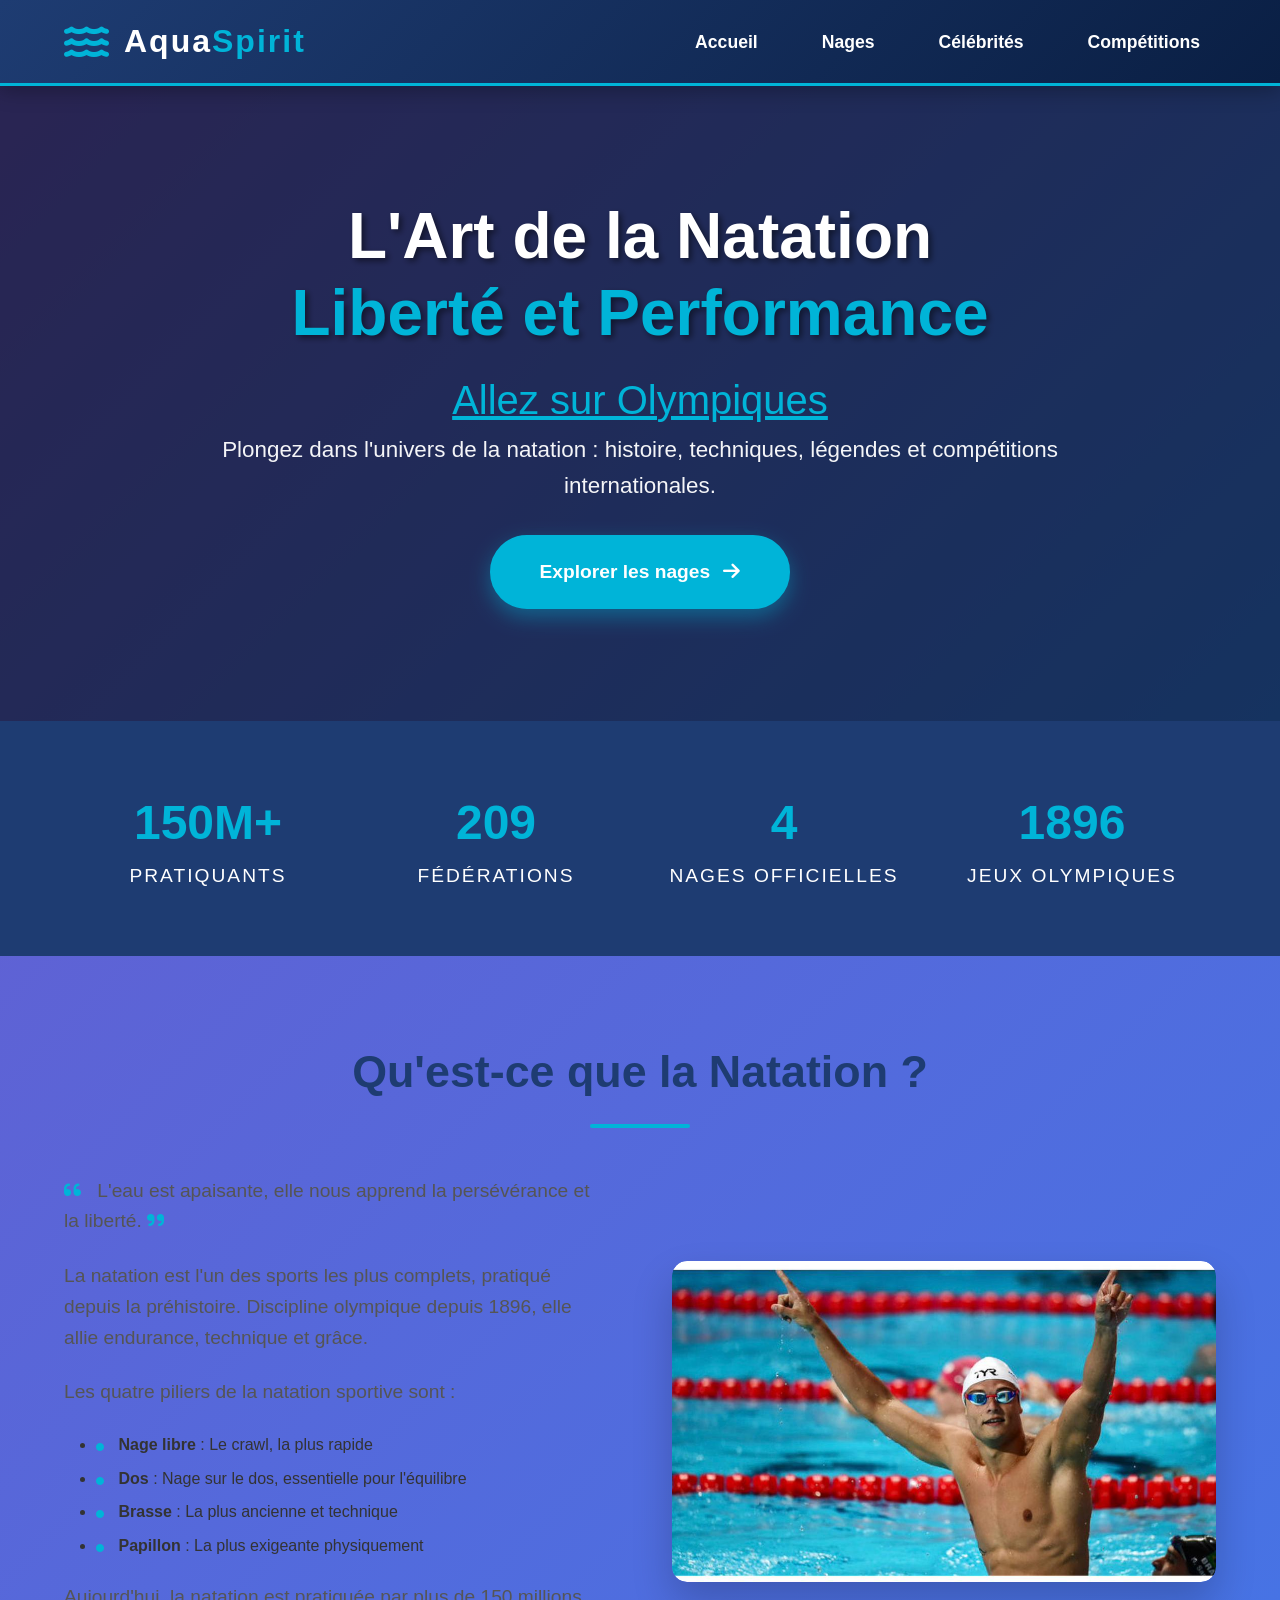
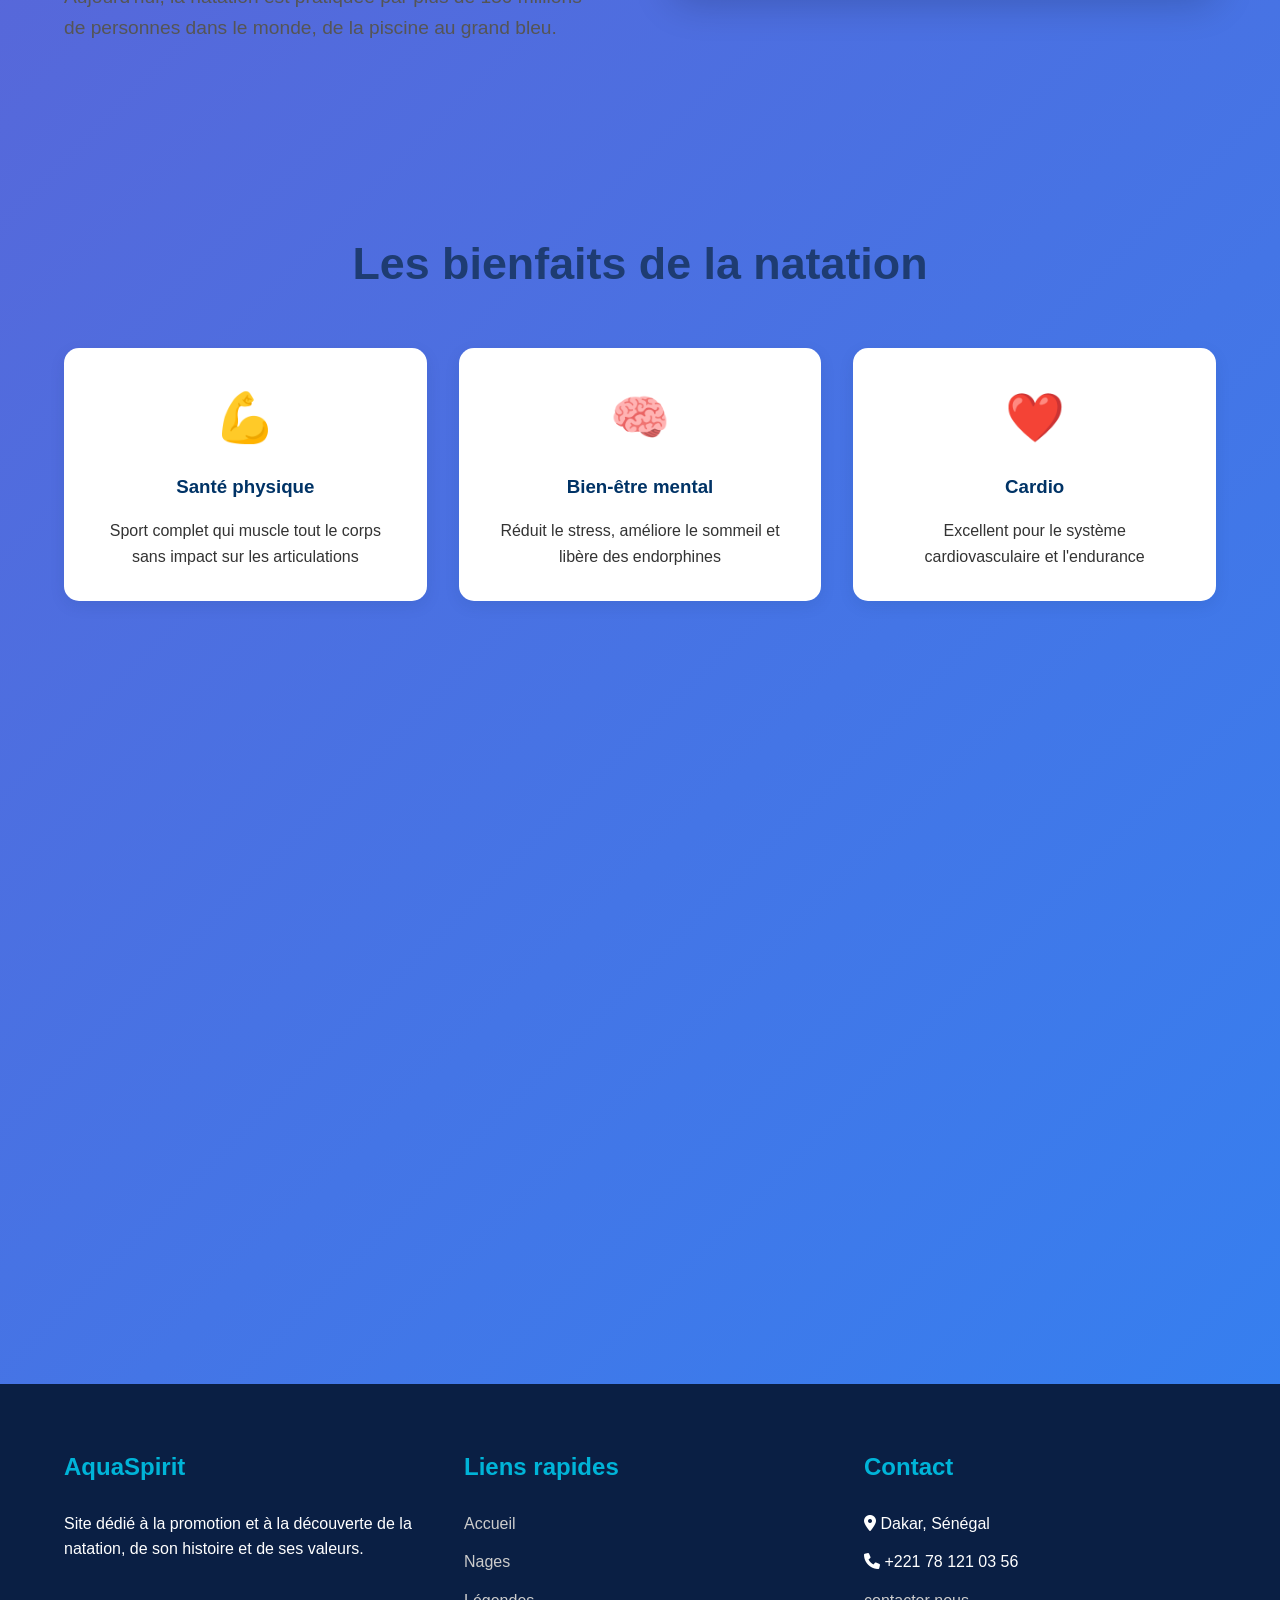
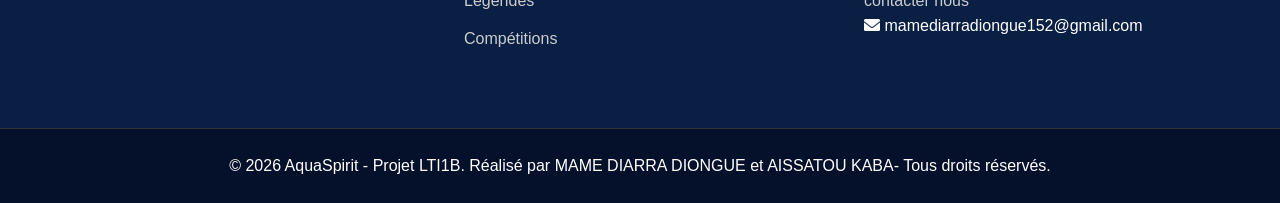
<file: index.html>
<!DOCTYPE html>
<html lang="en">

<head>
    <meta charset="UTF-8">
    <meta name="viewport" content="width=device-width, initial-scale=1.0">
    <link rel="stylesheet" href="https://cdnjs.cloudflare.com/ajax/libs/font-awesome/6.0.0/css/all.min.css">

    <link rel="stylesheet" href="index.css">
    <title>AquaSpirit</title>
</head>

<body>
    <div class="animated-bg"></div>

    <header>
        <div class="logo">
            <i class="fas fa-water"></i>
            <h1>Aqua<span>Spirit</span></h1>
        </div>
        <nav>
            <ul>
                <a href="index.html">Accueil</a>
                <a href="natation.html">Nages</a>
                <a href="celebrite.html">Célébrités</a>
                <a href="competion.html">Compétitions</a>
        </nav>
        </nav>

        </ul>
        </nav>
    </header>


    <section class="hero" id="accueil">


        <div class="hero-content">
            <h2>L'Art de la Natation<br><span style="color: #00b4d8;">Liberté et Performance</span></h2>
            <a href="https://www.olympics.com/fr/sports/natation/" class="grand">Allez sur Olympiques</a>
            <p>Plongez dans l'univers de la natation : histoire, techniques, légendes et compétitions internationales.
            </p>

            <a href="natation.html" class="btn">Explorer les nages <i class="fas fa-arrow-right"></i></a>
        </div>

    </section>

    <section class="stats">
        <div class="stat-item">
            <div class="stat-number">150M+</div>
            <div class="stat-label">Pratiquants</div>
        </div>
        <div class="stat-item">
            <div class="stat-number">209</div>
            <div class="stat-label">Fédérations</div>
        </div>
        <div class="stat-item">
            <div class="stat-number">4</div>
            <div class="stat-label">Nages officielles</div>
        </div>
        <div class="stat-item">
            <div class="stat-number">1896</div>
            <div class="stat-label">Jeux Olympiques</div>
        </div>
    </section>
    <section id="">
        <h2 class="section-title">Qu'est-ce que la Natation ?</h2>
        <div class="about-content">
            <div class="about-text">
                <p><i class="fas fa-quote-left"></i> L'eau est apaisante, elle nous apprend la persévérance et la
                    liberté. <i class="fas fa-quote-right"></i></p>
                <p>La natation est l'un des sports les plus complets, pratiqué depuis la préhistoire. Discipline
                    olympique depuis 1896, elle allie endurance, technique et grâce.</p>
                <p>Les quatre piliers de la natation sportive sont :</p>
                <ul>
                    <li><i class="fas fa-circle" style="color: #00b4d8; font-size: 0.5rem;"></i> <strong>Nage
                            libre</strong> : Le crawl, la plus rapide</li>
                    <li><i class="fas fa-circle" style="color: #00b4d8; font-size: 0.5rem;"></i> <strong>Dos</strong> :
                        Nage sur le dos, essentielle pour l'équilibre</li>
                    <li><i class="fas fa-circle" style="color: #00b4d8; font-size: 0.5rem;"></i> <strong>Brasse</strong>
                        : La plus ancienne et technique</li>
                    <li><i class="fas fa-circle" style="color: #00b4d8; font-size: 0.5rem;"></i>
                        <strong>Papillon</strong> : La plus exigeante physiquement</li>
                </ul>
                <p>Aujourd'hui, la natation est pratiquée par plus de 150 millions de personnes dans le monde, de la
                    piscine au grand bleu.</p>
            </div>
            <div class="about-image">
                <div class="about-image">
                    <img src="IMAGE1.jpeg" alt="">
                </div>
    </section>
    <section class="benefits">
        <h1 class="centre">Les bienfaits de la natation</h1>
        <div class="benefits-grid">
            <div class="benefit-card">
                <div class="benefit-icon">💪</div>
                <h3>Santé physique</h3>
                <p>Sport complet qui muscle tout le corps sans impact sur les articulations</p>
            </div>
            <div class="benefit-card">
                <div class="benefit-icon">🧠</div>
                <h3>Bien-être mental</h3>
                <p>Réduit le stress, améliore le sommeil et libère des endorphines</p>
            </div>
            <div class="benefit-card">
                <div class="benefit-icon">❤️</div>
                <h3>Cardio</h3>
                <p>Excellent pour le système cardiovasculaire et l'endurance</p>
            </div>
        </div>
    </section>
    <div class="video">
        <iframe width="1000" height="505" src="https://www.youtube.com/embed/3nox96KbhV0?autoplay=1&mute=1&si=8HPEd1dDs8rsOekP" title="YouTube video player" frameborder="0" allow="accelerometer; autoplay; clipboard-write; encrypted-media; gyroscope; picture-in-picture; web-share" referrerpolicy="strict-origin-when-cross-origin" allowfullscreen></iframe>
    </div>
    <footer>
        <div class="footer-content">
            <div class="footer-section">
                <h3>AquaSpirit</h3>
                <p>Site dédié à la promotion et à la découverte de la natation, de son histoire et de ses valeurs.</p>
            </div>
            <div class="footer-section">
                <h3>Liens rapides</h3>
                <ul>
                    <li><a href="#accueil">Accueil</a></li>
                    <li><a href="natation.html">Nages</a></li>
                    <li><a href="celebrite.html">Légendes</a></li>
                    <li><a href="competion.html">Compétitions</a></li>
                    
                </ul>
            </div>
            <div class="footer-section">
                <h3>Contact</h3>
                <ul>
                    <li><i class="fas fa-map-marker-alt"></i> Dakar, Sénégal</li>
                    <li type="stat-number"><i class="fas fa-phone" ></i> +221 78 121 03 56</li>
                    <a href="https:\\wa.me\221781210356" target="_blank">contacter nous</a>
                    <li><i class="fas fa-envelope"></i> mamediarradiongue152@gmail.com</li>
                </ul>
            </div>
        </div>
        <div class="footer-bottom">
            <p>&copy; 2026 AquaSpirit - Projet LTI1B. Réalisé par MAME DIARRA DIONGUE et AISSATOU KABA- Tous droits réservés.</p>
        </div>
    </footer>
</body>


</html>
</file>
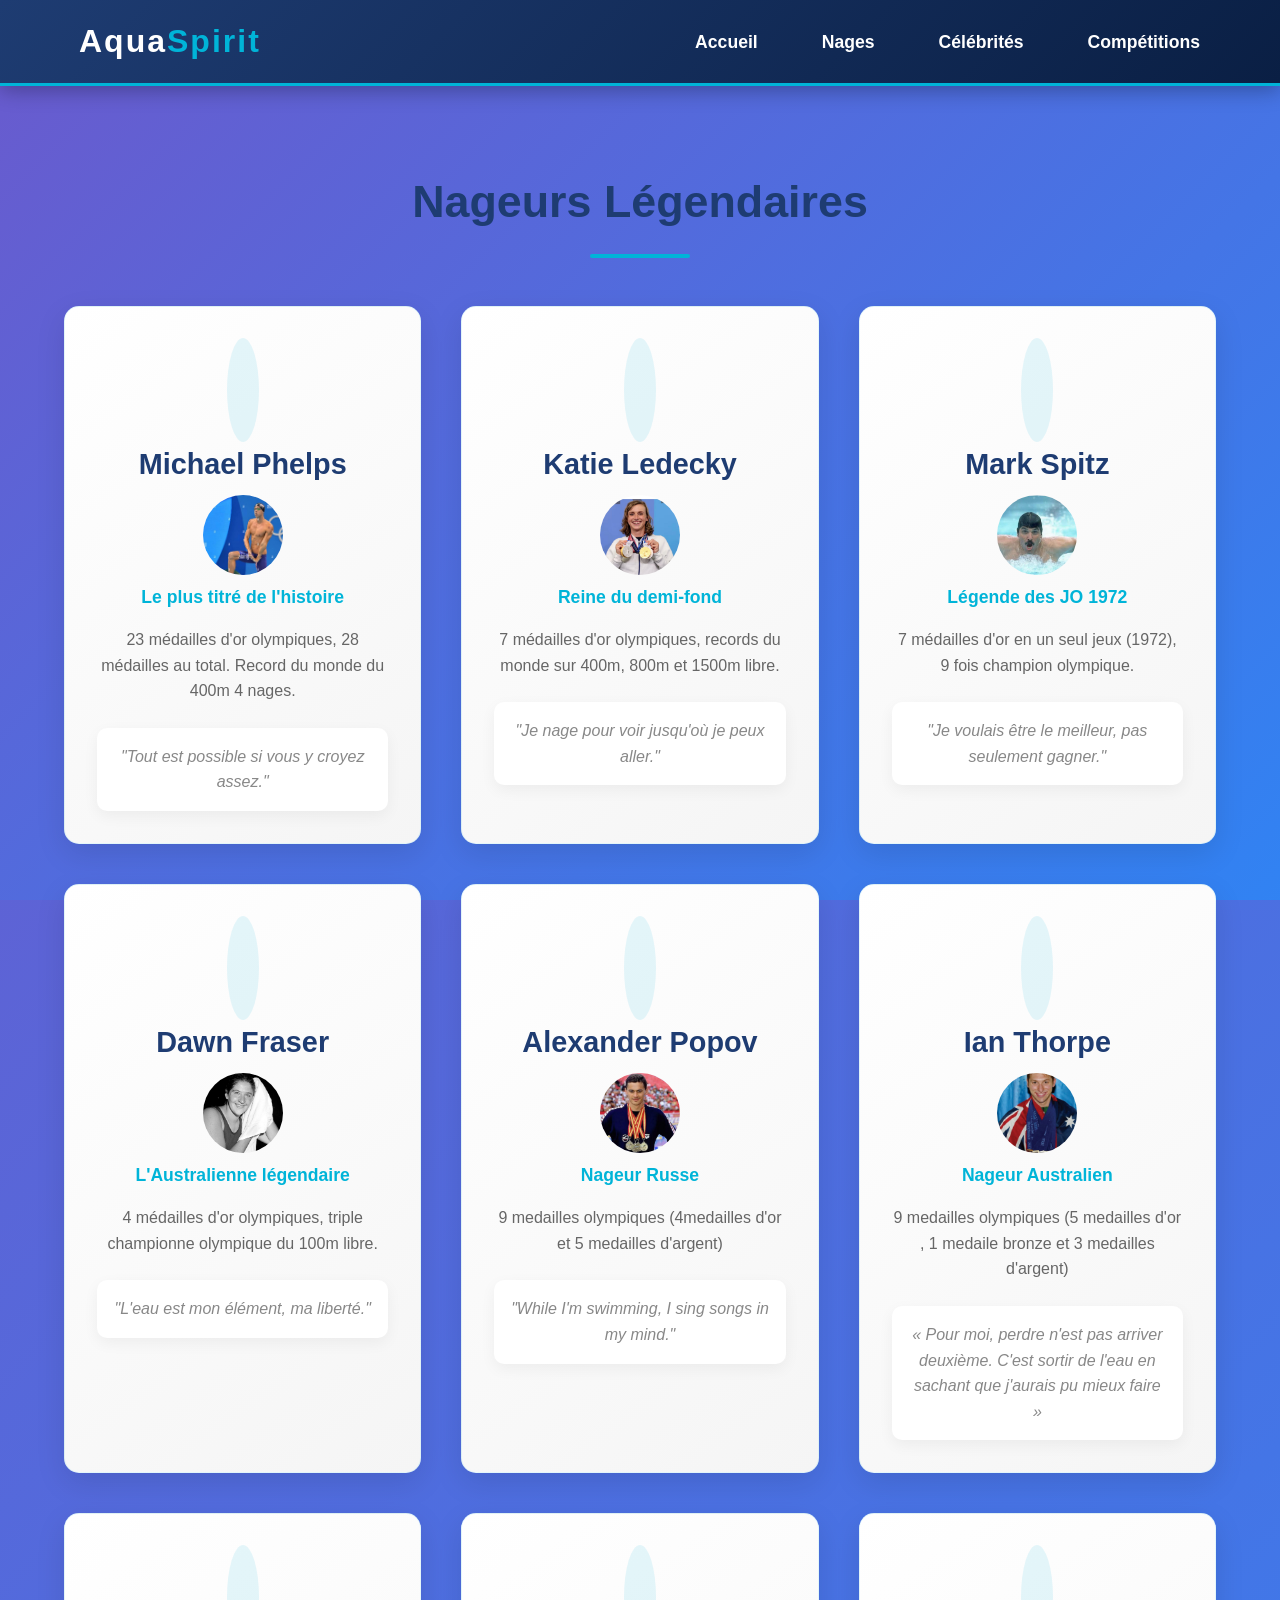
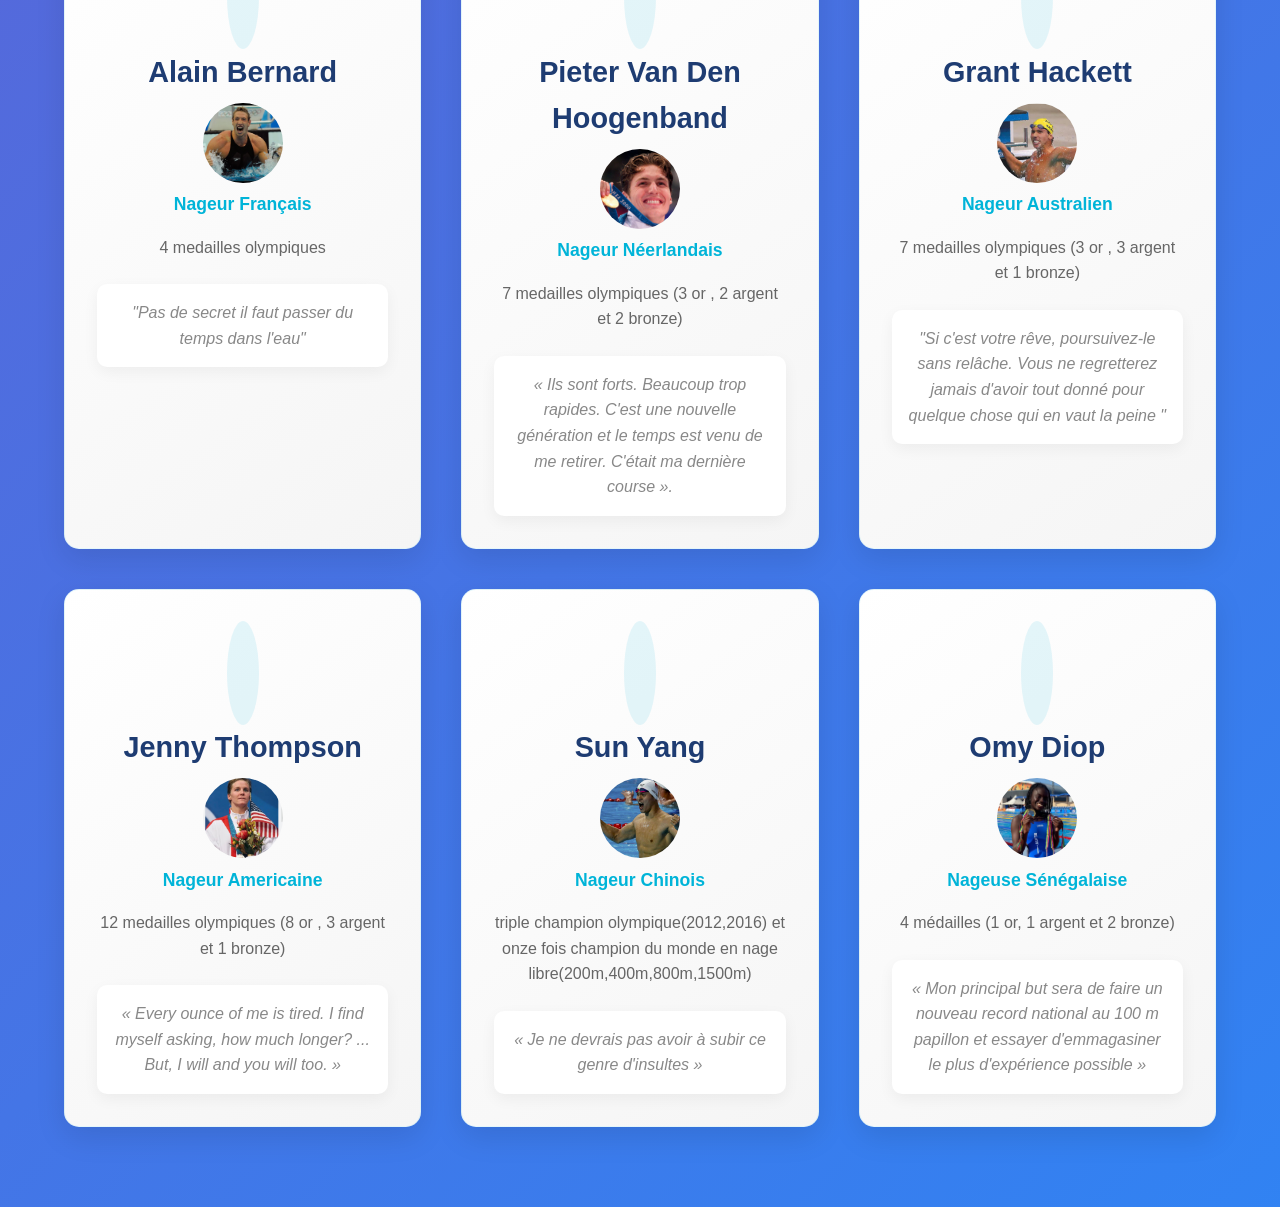
<file: celebrite.html>
<!DOCTYPE html>
<html lang="en">
<head>
    <meta charset="UTF-8">
    <meta name="viewport" content="width=device-width, initial-scale=1.0">
    <title>Célébrités</title></title>
    <link rel="stylesheet" href="index.css">
</head>
<body>
    <div class="animated-bg"></div>
   
    <header>
        <div class="logo">
            <i class="fas fa-water"></i>
            <h1>Aqua<span>Spirit</span></h1>
        </div>
        <nav>
            <ul>
                <a href="index.html">Accueil</a>
                <a href="natation.html">Nages</a>
                 <a href="celebrite.html">Célébrités</a>
                 <a href="competion.html">Compétitions</a>
</nav>
</nav>
                
            </ul>
        </nav>
    </header>

    <section class="nageurs" id="natation">
        <h2 class="section-title">Nageurs Légendaires</h2>
        <div class="nageurs-grid">
            <div class="nageur-card">
                <i class="fas fa-swimmer"></i>
                <h3>Michael Phelps</h3>
                <img src="IMAGE5.jpeg" alt="" class="nager">
                <div class="nageur-title">Le plus titré de l'histoire</div>
                <p>23 médailles d'or olympiques, 28 médailles au total. Record du monde du 400m 4 nages.</p>
                <div class="quote">"Tout est possible si vous y croyez assez."</div>
            </div>
            <div class="nageur-card">
                <i class="fas fa-swimmer"></i>
                <h3>Katie Ledecky</h3>
                <img src="IMAGE6.jpeg" alt="" class="nager">
                <div class="nageur-title">Reine du demi-fond</div>
                <p>7 médailles d'or olympiques, records du monde sur 400m, 800m et 1500m libre.</p>
                <div class="quote">"Je nage pour voir jusqu'où je peux aller."</div>
            </div>
            <div class="nageur-card">
                <i class="fas fa-swimmer"></i>
                <h3>Mark Spitz</h3>
                <img src="IMAGE7.jpeg" alt="" class="nager">
                <div class="nageur-title">Légende des JO 1972</div>
                <p>7 médailles d'or en un seul jeux (1972), 9 fois champion olympique.</p>
                <div class="quote">"Je voulais être le meilleur, pas seulement gagner."</div>
            </div>
            <div class="nageur-card">
                <i class="fas fa-swimmer"></i>
                <h3>Dawn Fraser</h3>
                <img src="IMAGE8.jpeg" alt="" class="nager">
                <div class="nageur-title">L'Australienne légendaire</div>
                <p>4 médailles d'or olympiques, triple championne olympique du 100m libre.</p>
                <div class="quote">"L'eau est mon élément, ma liberté."</div>
            </div>
            <div class="nageur-card">
                <i class="fas fa-swimmer"></i>
                <h3>Alexander Popov</h3>
                <img src="IMGALEX.jpeg" alt="" class="nager">
                <div class="nageur-title">Nageur Russe</div>
                <p>9 medailles olympiques (4medailles d'or et 5 medailles d'argent)</p>
                <div class="quote">"While I'm swimming, I sing songs in my mind."</div>
            </div>
            <div class="nageur-card">
                <i class="fas fa-swimmer"></i>
                <h3>Ian Thorpe</h3>
                <img src="IMGIAN.jpeg" alt="" class="nager">
                <div class="nageur-title">Nageur Australien</div>
                <p>9 medailles olympiques (5 medailles d'or , 1 medaile bronze et 3 medailles d'argent)</p>
                <div class="quote"> « Pour moi, perdre n'est pas arriver deuxième. C'est sortir de l'eau en sachant que j'aurais pu mieux faire »</div>
            </div>
            <div class="nageur-card">
                <i class="fas fa-swimmer"></i>
                <h3>Alain Bernard</h3>
                <img src="IMGO.jpeg" alt="" class="nager">
                <div class="nageur-title">Nageur Français</div>
                <p>4 medailles olympiques </p>
                <div class="quote">"Pas de secret il faut passer du temps dans l'eau"</div>
            </div>
            <div class="nageur-card">
                <i class="fas fa-swimmer"></i>
                <h3>Pieter Van Den Hoogenband</h3>
                <img src="IMGZ.jpeg" alt="" class="nager">
                <div class="nageur-title">Nageur Néerlandais</div>
                <p>7 medailles olympiques (3 or , 2 argent et 2 bronze) </p>
                <div class="quote">« Ils sont forts. Beaucoup trop rapides. C'est une nouvelle génération et le temps est venu de me retirer. C'était ma dernière course ».</div>
            </div>
            <div class="nageur-card">
                <i class="fas fa-swimmer"></i>
                <h3>Grant Hackett</h3>
                <img src="IMGU.jpeg" alt="" class="nager">
                <div class="nageur-title">Nageur Australien</div>
                <p>7 medailles olympiques (3 or , 3 argent et 1 bronze) </p>
                <div class="quote">"Si c'est votre rêve, poursuivez-le sans relâche. Vous ne regretterez jamais d'avoir tout donné pour quelque chose qui en vaut la peine "</div>
            </div>
            <div class="nageur-card">
                <i class="fas fa-swimmer"></i>
                <h3>Jenny Thompson</h3>
                <img src="IMGL.jpeg" alt="" class="nager">
                <div class="nageur-title">Nageur Americaine</div>
                <p>12 medailles olympiques (8 or , 3 argent et 1 bronze) </p>
                <div class="quote">« Every ounce of me is tired. I find myself asking, how much longer? ... But, I will and you will too. »</div>
            </div>
            <div class="nageur-card">
                <i class="fas fa-swimmer"></i>
                <h3>Sun Yang</h3>
                <img src="IMGS.jpeg" alt="" class="nager">
                <div class="nageur-title">Nageur Chinois</div>
                <p>triple champion olympique(2012,2016) et onze fois champion du monde en nage libre(200m,400m,800m,1500m)</p>
                <div class="quote">« Je ne devrais pas avoir à subir ce genre d'insultes »</div>
            </div>
           <div class="nageur-card">
                <i class="fas fa-swimmer"></i>
                <h3>Omy Diop</h3>
                <img src="IMGX.jpeg" alt="" class="nager">
                <div class="nageur-title">Nageuse Sénégalaise</div>
                <p>4 médailles (1 or, 1 argent et 2 bronze) </p>
                <div class="quote">« Mon principal but sera de faire un nouveau record national au 100 m papillon et essayer d'emmagasiner le plus d'expérience possible »</div>
            </div>

        </div>
    </section>
</body>

</html>
</file>
<file: index.css>
* {
    margin: 0;
    padding: 0;
    box-sizing: border-box;
}

body {
    font-family: 'Segoe UI', Tahoma, Geneva, Verdana, sans-serif;
    line-height: 1.6;
    color: #333;
    background: #fafafa;
}


header {
    background: linear-gradient(135deg, #1e3c72 0%, #0a1f44 100%);
    color: white;
    padding: 1rem 5%;
    display: flex;
    justify-content: space-between;
    align-items: center;
    position: sticky;
    top: 0;
    z-index: 1000;
    box-shadow: 0 4px 20px rgba(0,0,0,0.3);
    border-bottom: 3px solid #00b4d8;
}

.logo {
    display: flex;
    align-items: center;
    gap: 15px;
}

.logo i {
    font-size: 2.5rem;
    color: #00b4d8;
    animation: pulse 2s infinite;
}

@keyframes pulse {
    0% { transform: scale(1); }
    50% { transform: scale(1.1); }
    100% { transform: scale(1); }
}

.logo h1 {
    font-size: 2rem;
    letter-spacing: 2px;
}

.logo span {
    color: #00b4d8;
    font-weight: 800;
}


nav ul {
    display: flex;
    list-style: none;
    gap: 2rem;
}

nav a {
    color: white;
    text-decoration: none;
    font-weight: 600;
    font-size: 1.1rem;
    padding: 0.5rem 1rem;
    border-radius: 5px;
    transition: all 0.3s ease;
    position: relative;
}

nav a:after {
    content: '';
    position: absolute;
    bottom: 0;
    left: 50%;
    transform: translateX(-50%);
    width: 0;
    height: 3px;
    background: #00b4d8;
    transition: width 0.3s ease;
}

nav a:hover:after {
    width: 80%;
}

nav a:hover {
    background: rgba(0, 180, 216, 0.2);
    transform: translateY(-2px);
}

nav a.active {
    background: #00b4d8;
}


.hero {
    height: 600px;
    background: linear-gradient(rgba(0,0,0,0.6), rgba(0,0,0,0.6)), 
                url('https://images.pexels.com/photos/863988/pexels-photo-863988.jpeg?auto=compress&cs=tinysrgb&w=1260&h=750&dpr=2');
    background-size: cover;
    background-position: center;
    background-attachment: fixed;
    display: flex;
    align-items: center;
    justify-content: center;
    text-align: center;
    color: white;
}

.hero-content {
    max-width: 900px;
    padding: 2rem;
    animation: fadeInUp 1s ease;
}

.hero h2 {
    font-size: 4rem;
    margin-bottom: 1rem;
    text-shadow: 3px 3px 6px rgba(0,0,0,0.5);
    line-height: 1.2;
}

.hero p {
    font-size: 1.4rem;
    margin-bottom: 2rem;
    opacity: 0.95;
}


.btn {
    display: inline-block;
    background: #00b4d8;
    color: white;
    padding: 1.2rem 3rem;
    text-decoration: none;
    border-radius: 50px;
    font-weight: 700;
    font-size: 1.2rem;
    transition: all 0.3s ease;
    border: 2px solid #00b4d8;
    box-shadow: 0 8px 20px rgba(0,180,216,0.4);
}

.btn:hover {
    background: transparent;
    color: #00b4d8;
    transform: translateY(-3px);
    box-shadow: 0 15px 30px rgba(0,180,216,0.3);
}

.btn i {
    margin-left: 8px;
}


.stats {
    display: flex;
    justify-content: space-around;
    padding: 3rem 5%;
    background: #1e3c72;
    color: white;
    text-align: center;
    flex-wrap: wrap;
}

.stat-item {
    flex: 1;
    min-width: 150px;
    margin: 1rem;
}

.stat-number {
    font-size: 3rem;
    font-weight: 800;
    color: #00b4d8;
}

.stat-label {
    font-size: 1.2rem;
    text-transform: uppercase;
    letter-spacing: 2px;
}


section {
    padding: 5rem 5%;
}

.section-title {
    text-align: center;
    font-size: 2.8rem;
    margin-bottom: 3rem;
    color: #1e3c72;
    position: relative;
}

.section-title:after {
    content: '';
    display: block;
    width: 100px;
    height: 4px;
    background: #00b4d8;
    margin: 1rem auto;
    border-radius: 2px;
}


#accueil {
    
    height: auto;
    width: 100%;
 

}


.about-content {
    display: flex;
    gap: 4rem;
    align-items: center;
    max-width: 1200px;
    margin: 0 auto;
    flex-wrap: wrap;
}

.about-text {
    flex: 1;
    min-width: 300px;
}

.about-text p {
    margin-bottom: 1.5rem;
    font-size: 1.2rem;
    color: #555;
}

.about-text i {
    color: #00b4d8;
    margin-right: 10px;
}

.about-text ul {
    margin-left: 2rem;
    margin-bottom: 1.5rem;
}

.about-text li {
    margin-bottom: 0.5rem;
}

.about-image {
    flex: 1;
    min-width: 300px;
    border-radius: 15px;
    overflow: hidden;
    box-shadow: 0 20px 40px rgba(0,0,0,0.2);
}

.about-image img {
    width: 100%;
    height: 100%;
    object-fit: cover;
    display: block;
}


#styles {
    background: linear-gradient(135deg, #1e3c72 0%, #2a5298 100%);
    color: white;
}

#styles .section-title {
    color: white;
}

#styles .section-title:after {
    background: white;
}

.cards-grid {
    display: grid;
    grid-template-columns: repeat(auto-fit, minmax(280px, 1fr));
    gap: 2.5rem;
    max-width: 1300px;
    margin: 0 auto;
}

.card {
    background: white;
    border-radius: 15px;
    overflow: hidden;
    box-shadow: 0 15px 30px rgba(0,0,0,0.2);
    transition: all 0.3s ease;
    color: #333;
}

.card:hover {
    transform: translateY(-15px);
    box-shadow: 0 25px 50px rgba(0,0,0,0.3);
}

.card-image {
    height: 220px;
    overflow: hidden;
}

.card-image img {
    width: 100%;
    height: 100%;
    object-fit: cover;
    transition: transform 0.5s ease;
}

.card:hover .card-image img {
    transform: scale(1.1);
}

.card-content {
    padding: 1.8rem;
}

.card h3 {
    font-size: 1.8rem;
    margin-bottom: 0.5rem;
    color: #1e3c72;
}

.card p {
    color: #666;
    margin-bottom: 1.2rem;
}

.card-tag {
    display: inline-block;
    background: #00b4d8;
    color: white;
    padding: 0.3rem 1rem;
    border-radius: 25px;
    font-size: 0.9rem;
    font-weight: 600;
    margin-bottom: 1rem;
}


#nageurs {
    background: white;
}

.nageurs-grid {
    display: grid;
    grid-template-columns: repeat(auto-fit, minmax(300px, 1fr));
    gap: 2.5rem;
    max-width: 1200px;
    margin: 0 auto;
}

.nageur-card {
    background: linear-gradient(145deg, #ffffff, #f5f5f5);
    border-radius: 15px;
    padding: 2rem;
    text-align: center;
    box-shadow: 0 10px 30px rgba(0,0,0,0.1);
    transition: all 0.3s ease;
    border: 1px solid rgba(0,180,216,0.1);
}

.nageur-card:hover {
    transform: translateY(-10px);
    box-shadow: 0 20px 40px rgba(0,180,216,0.2);
    border-color: #00b4d8;
}

.nageur-card i {
    font-size: 4rem;
    color: #00b4d8;
    margin-bottom: 1rem;
    background: rgba(0,180,216,0.1);
    padding: 1rem;
    border-radius: 50%;
}

.nageur-card h3 {
    font-size: 1.8rem;
    color: #1e3c72;
    margin-bottom: 0.5rem;
}

.nageur-title {
    color: #00b4d8;
    font-weight: 700;
    margin-bottom: 1rem;
    font-size: 1.1rem;
}

.nageur-card p {
    color: #666;
    margin-bottom: 1.5rem;
}

.quote {
    font-style: italic;
    color: #888;
    padding: 1rem;
    background: white;
    border-radius: 10px;
    box-shadow: 0 5px 15px rgba(0,0,0,0.05);
}


#competitions {
    background: linear-gradient(rgba(0,0,0,0.8), rgba(0,0,0,0.8)), 
                url(IMGFOND.jpeg);
    background-size: cover;
    background-attachment: fixed;
    color: white;
}

#competitions .section-title {
    color: white;
}

.competitions-grid {
    display: grid;
    grid-template-columns: repeat(auto-fit, minmax(300px, 1fr));
    gap: 2rem;
    max-width: 1200px;
    margin: 0 auto;
}

.comp-card {
    background: rgba(255,255,255,0.1);
    backdrop-filter: blur(10px);
    border-radius: 15px;
    padding: 2rem;
    border: 1px solid rgba(255,255,255,0.2);
    transition: all 0.3s ease;
}

.comp-card:hover {
    background: rgba(0,180,216,0.2);
    transform: scale(1.05);
    border-color: #00b4d8;
}

.comp-date {
    display: inline-block;
    background: #00b4d8;
    padding: 0.5rem 1rem;
    border-radius: 25px;
    font-weight: 700;
    margin-bottom: 1rem;
}

.comp-card h3 {
    font-size: 2rem;
    margin-bottom: 1rem;
}


#video {
    background: white;
}

.video-container {
    max-width: 900px;
    margin: 0 auto 2rem auto;
    border-radius: 20px;
    overflow: hidden;
    box-shadow: 0 30px 60px rgba(0,0,0,0.3);
}

.video-container iframe {
    width: 100%;
    height: 500px;
    display: block;
}

.video-description {
    max-width: 900px;
    margin: 2rem auto 0 auto;
    padding: 2rem;
    background: #f8f9fa;
    border-radius: 15px;
    border-left: 5px solid #00b4d8;
}

.video-description h3 {
    font-size: 1.8rem;
    color: #1e3c72;
    margin-bottom: 1rem;
}

.video-description p {
    font-size: 1.2rem;
    color: #555;
    line-height: 1.8;
}


footer {
    background: #0a1f44;
    color: white;
}

.footer-content {
    display: grid;
    grid-template-columns: repeat(auto-fit, minmax(250px, 1fr));
    gap: 3rem;
    padding: 4rem 5%;
    max-width: 1300px;
    margin: 0 auto;
}

.footer-section h3 {
    color: #00b4d8;
    margin-bottom: 1.5rem;
    font-size: 1.5rem;
}

.footer-section ul {
    list-style: none;
}

.footer-section ul li {
    margin-bottom: 0.8rem;
}

.footer-section a {
    color: #ccc;
    text-decoration: none;
    transition: color 0.3s ease;
}

.footer-section a:hover {
    color: #00b4d8;
    padding-left: 5px;
}

.social-links {
    display: flex;
    gap: 1rem;
    margin-top: 1rem;
}

.social-links a {
    display: inline-block;
    width: 40px;
    height: 40px;
    background: rgba(255,255,255,0.1);
    border-radius: 50%;
    text-align: center;
    line-height: 40px;
    transition: all 0.3s ease;
    color: white;
}

.social-links a:hover {
    background: #00b4d8;
    transform: translateY(-3px);
}

.footer-bottom {
    text-align: center;
    padding: 1.5rem;
    border-top: 1px solid #333;
    background: #05102b;
}

/* ANIMATIONS */
@keyframes fadeInUp {
    from {
        opacity: 0;
        transform: translateY(30px);
    }
    to {
        opacity: 1;
        transform: translateY(0);
    }
}


@media (max-width: 768px) {
    header {
        flex-direction: column;
        padding: 1rem;
    }

    nav ul {
        flex-direction: column;
        text-align: center;
        gap: 0.5rem;
        margin-top: 1rem;
    }

    .hero h2 {
        font-size: 2.5rem;
    }

    .about-content {
        flex-direction: column;
    }

    .video-container iframe {
        height: 300px;
    }

    .stats {
        flex-direction: column;
    }
}
.nager{
    width: 80px;
    height: 80px;
    border-radius: 50%;
    object-fit: cover;
}
.grand{
    font-size: 40px;
    color: #00b4d8  ;
}
.benefits-grid, .disciplines-grid, .celebrites-grid, .materiel-grid {
    display: grid;
    grid-template-columns: repeat(auto-fit, minmax(300px, 1fr));
    gap: 2rem;
    margin: 3rem 0;
}

.benefit-card, .discipline-card, .celebrity-card, .materiel-card {
    background: white;
    border-radius: 15px;
    padding: 2rem;
    text-align: center;
    box-shadow: 0 5px 15px rgba(0,51,102,0.1);
    transition: transform 0.3s ease, box-shadow 0.3s ease;
}

.benefit-card:hover, .discipline-card:hover, .celebrity-card:hover {
    transform: translateY(-10px);
    box-shadow: 0 15px 30px rgba(0,51,102,0.2);
}

.benefit-icon {
    font-size: 3rem;
    margin-bottom: 1rem;
}

.benefit-card h3, .discipline-card h3 {
    color: #003366;
    margin-bottom: 1rem;
}
/* Fond animé */
.animated-bg {
    position: fixed;   /* reste en place lors du scroll */
    top: 0;
    left: 0;
    width: 100%;
    height: 100%;
    background: linear-gradient(-45deg, #ff7e5f, #feb47b, #1e90ff, #6a5acd);
    background-size: 400% 400%;
    animation: gradientBG 15s ease infinite;
    z-index: -1;       /* derrière tout le contenu */
}

/* Animation */
@keyframes gradientBG {
    0% { background-position: 0% 50%; }
    50% { background-position: 100% 50%; }
    100% { background-position: 0% 50%; }
}

body {
    margin: 0;
    font-family: 'Open Sans', sans-serif;
    background: linear-gradient(-45deg, #ff7e5f, #feb47b, #1e90ff, #6a5acd);
    background-size: 400% 400%;
    animation: slowGradient 20s ease infinite;
}

@keyframes slowGradient {
    0% { background-position: 0% 50%; }
    50% { background-position: 100% 50%; }
    100% { background-position: 0% 50%; }
}
button {
    transition: all 0.3s ease;
}
button:hover {
    transform: scale(1.05);
    background-color: #3742fa;
}
.card:hover {
    transform: translateY(-5px);
    box-shadow: 0 6px 15px rgba(0,0,0,0.1);
}
#videoFond{
  position: fixed;
  right: 0;
  bottom: 0;
  min-width: 100%;
  min-height: 100%;
  z-index: -1;
  }

  .video {
    display: flex;
    justify-content: center;
    margin-bottom: 100px;
    margin-top: 50px;
  }
  .centre {
    text-align: center;
    font-size: 2.8rem;
    margin-bottom: 3rem;
    color: #1e3c72;
    position: relative;
  }
  .center{
    display: block;
    margin-left: auto;
    margin-right: auto;
  }
</file>
